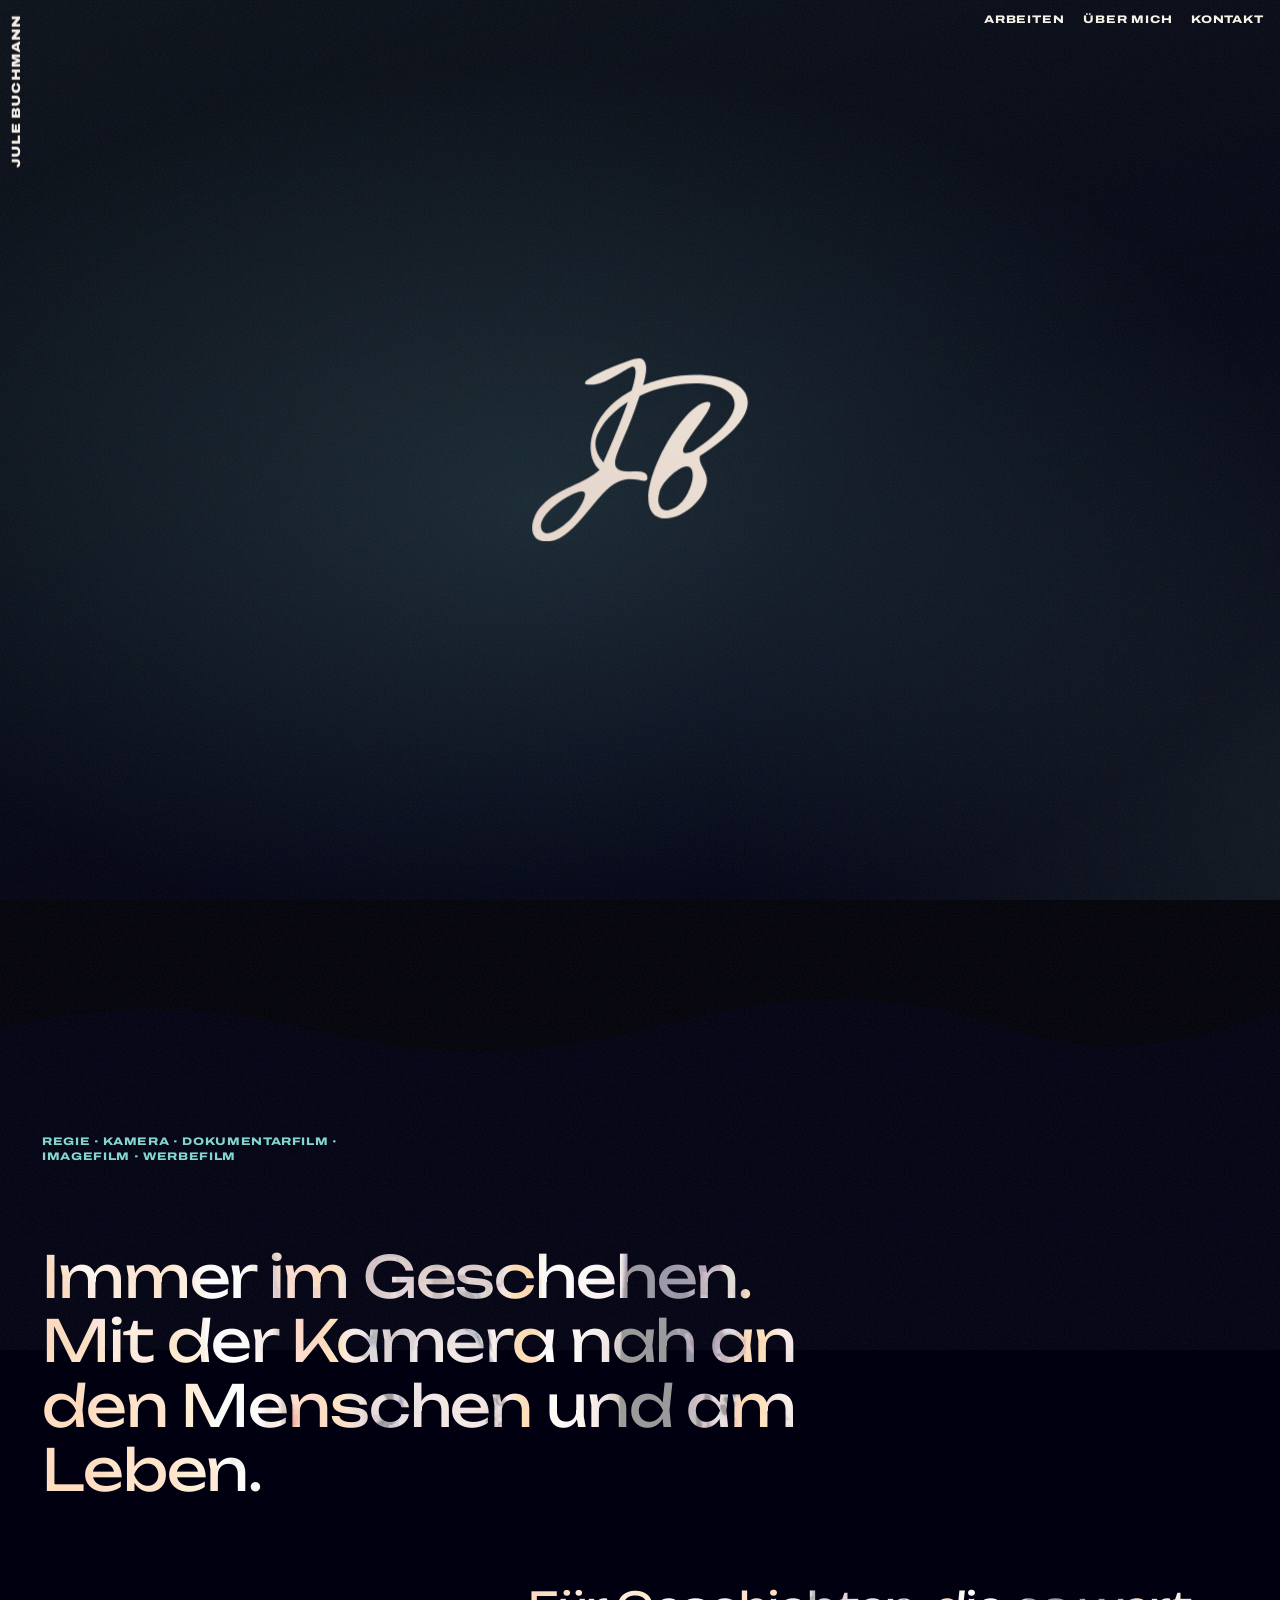
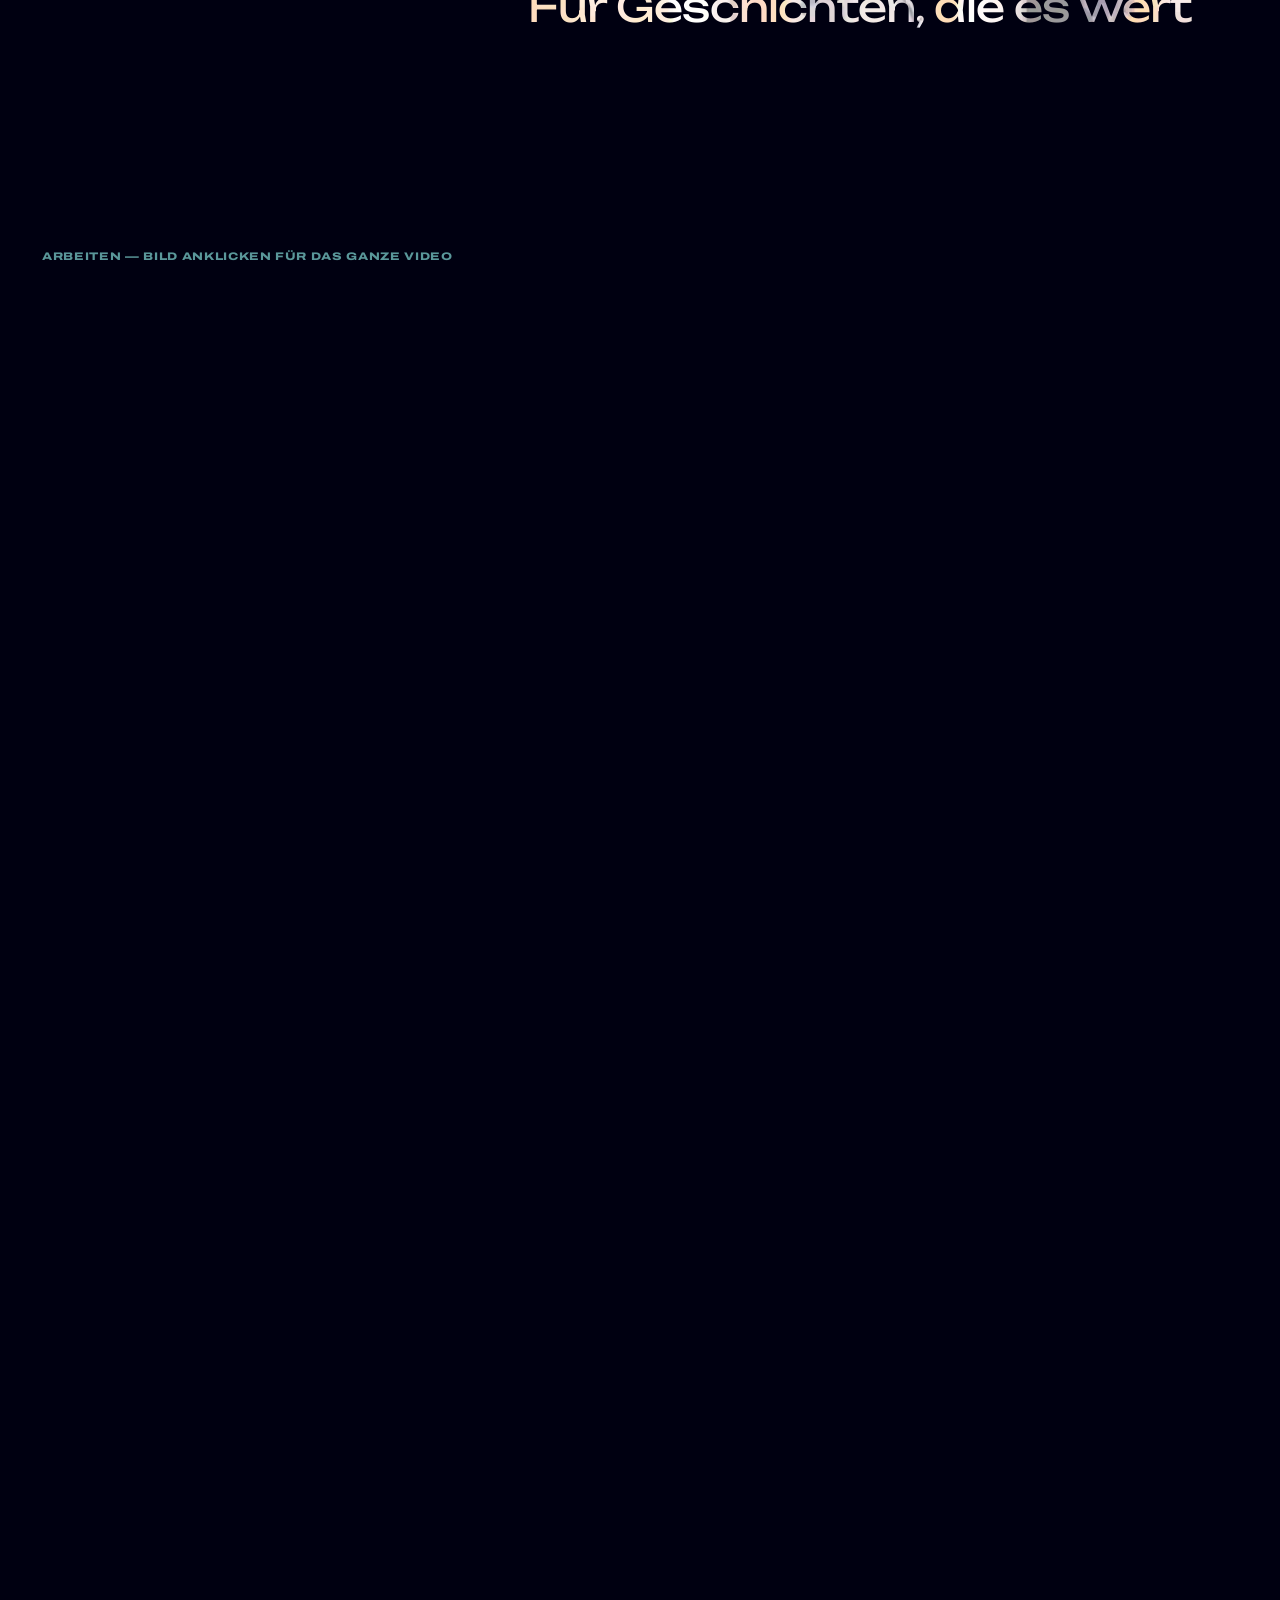
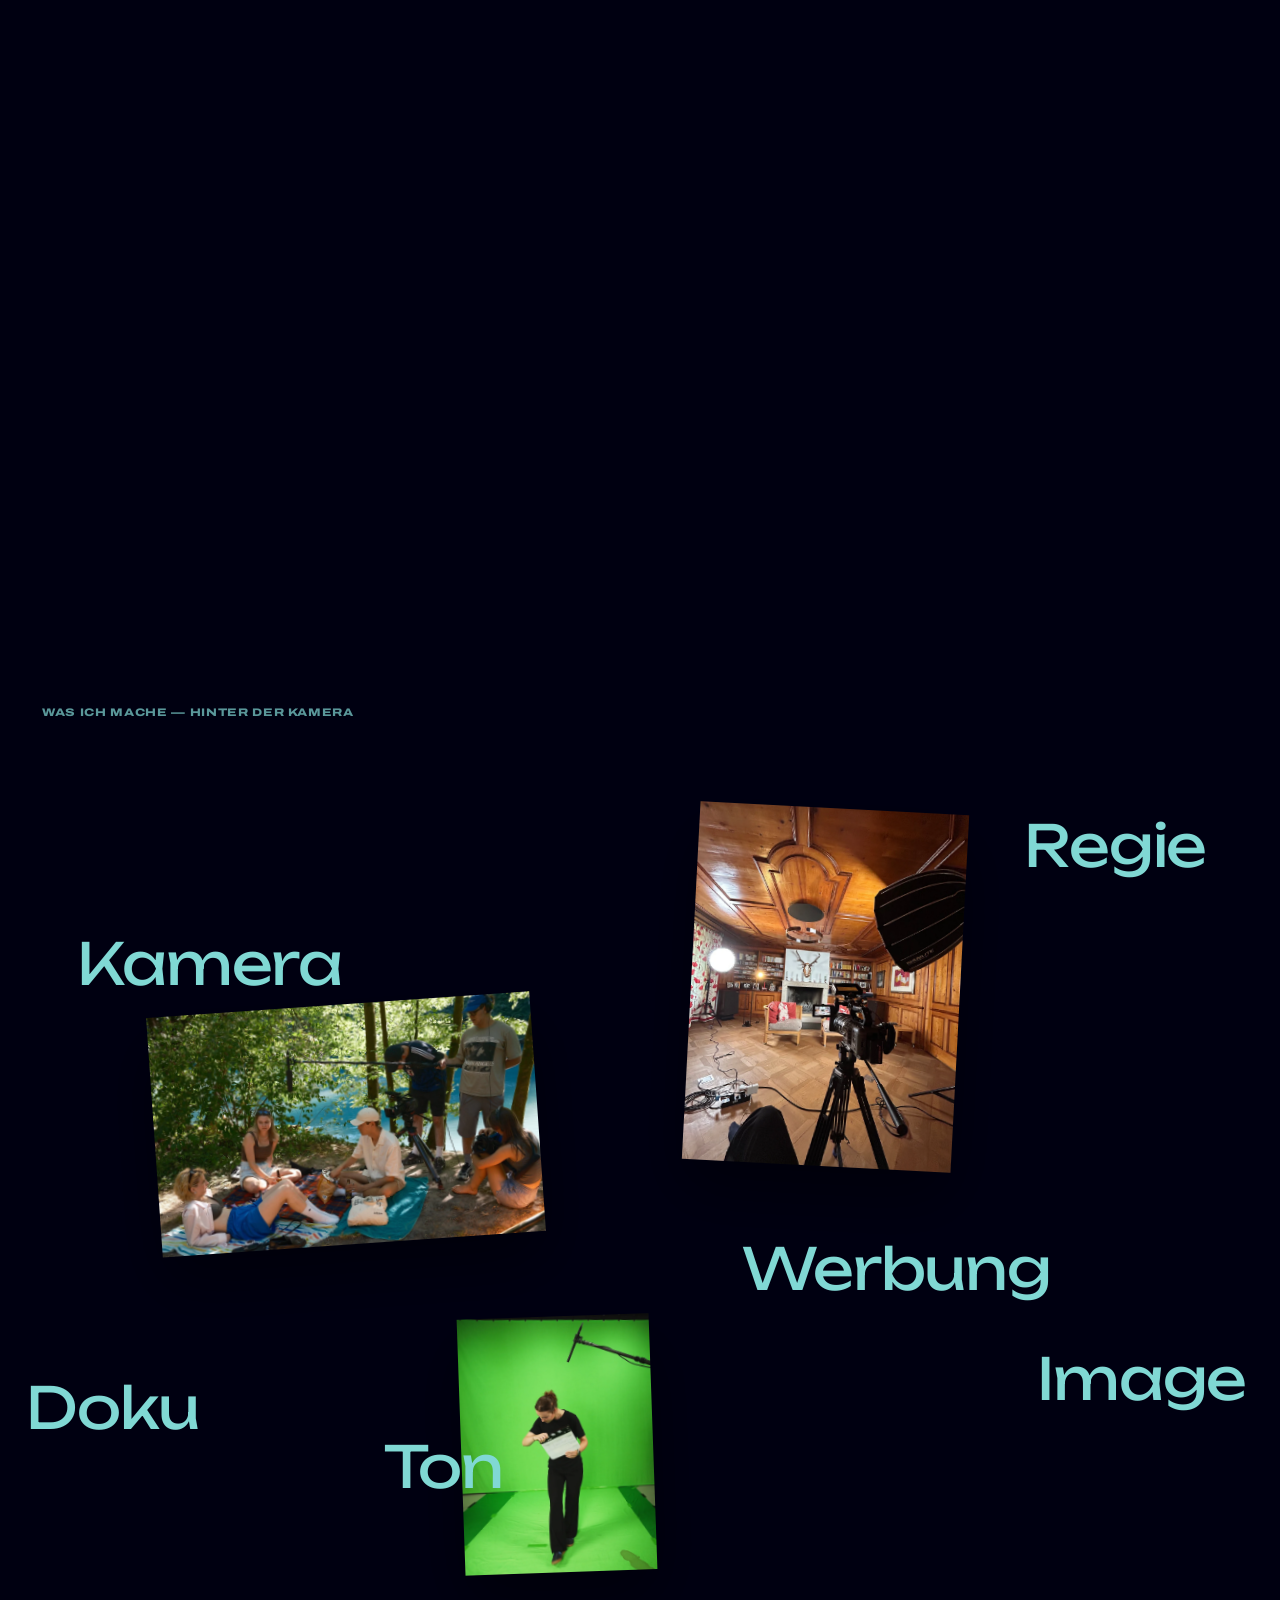
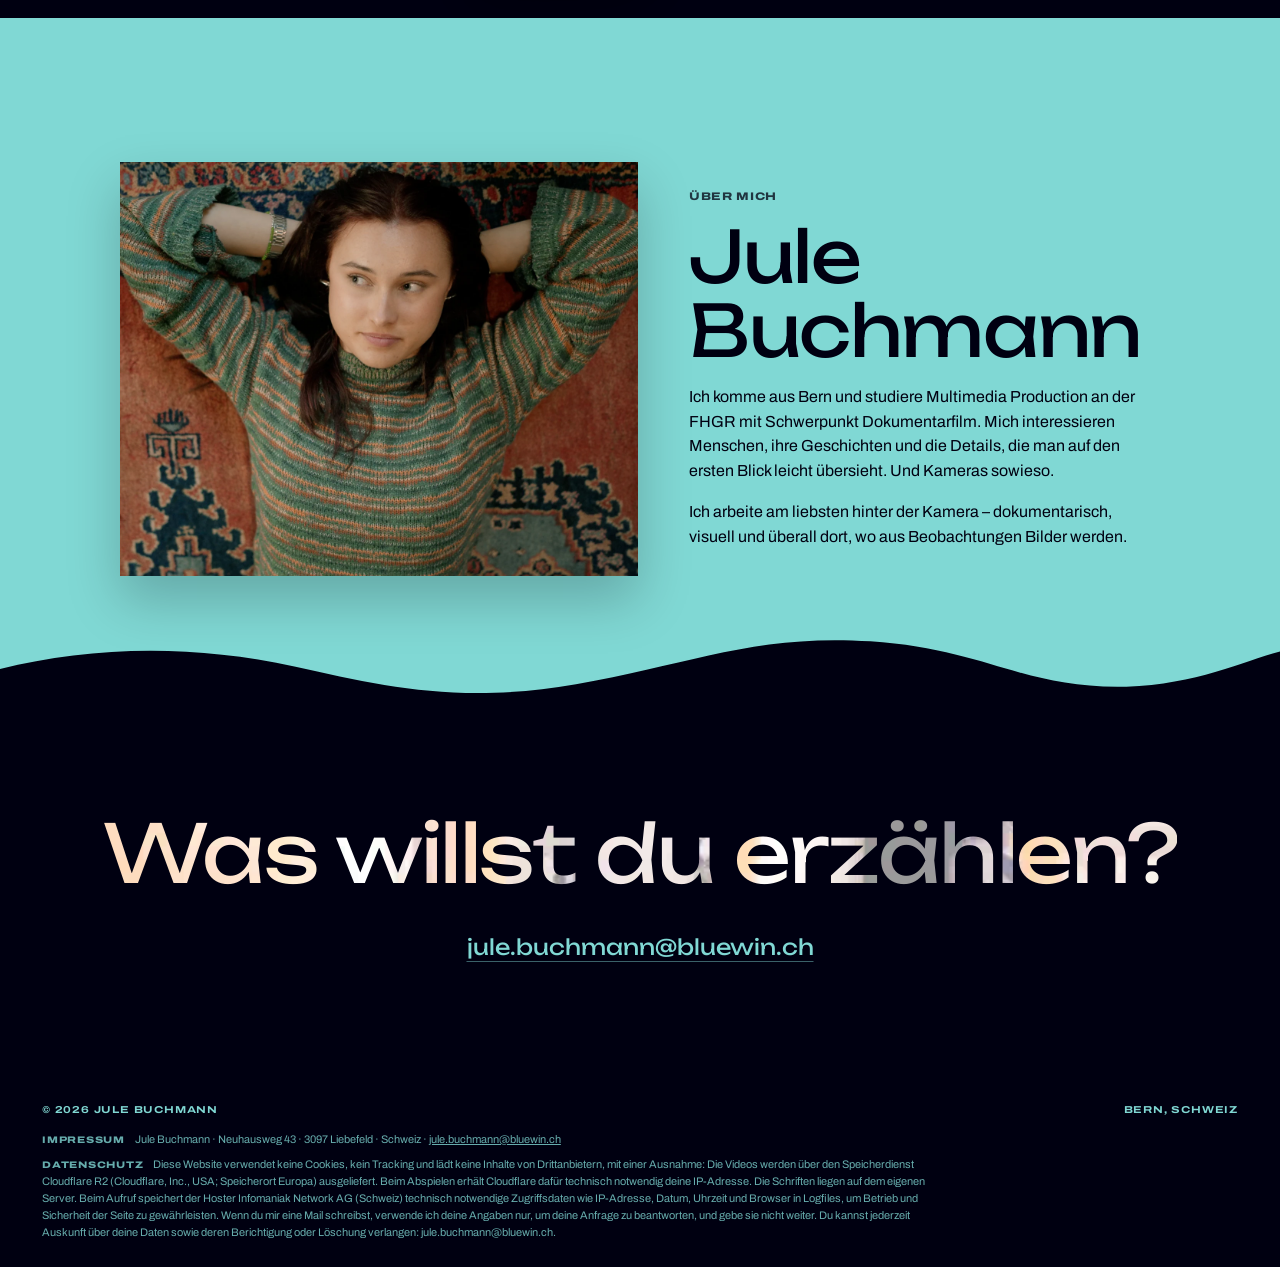
<file: index.html>
<!DOCTYPE html>
<html lang="de-CH">
<head>
<meta charset="utf-8">
<meta name="viewport" content="width=device-width, initial-scale=1, viewport-fit=cover">
<title>Jule Buchmann</title>
<meta name="description" content="Jule Buchmann – Filmemacherin aus Bern. Zwischen Dokumentarfilm, Werbung und allem dazwischen.">
<meta name="robots" content="index, follow, max-image-preview:large">
<meta name="author" content="Jule Buchmann">
<link rel="canonical" href="https://julebuchmann.ch/">
<link rel="icon" href="favicon.ico" sizes="48x48">
<link rel="icon" href="favicon-32.png" sizes="32x32" type="image/png">
<link rel="icon" href="favicon.svg" type="image/svg+xml">
<link rel="apple-touch-icon" href="apple-touch-icon.png">
<meta property="og:type" content="website">
<meta property="og:url" content="https://julebuchmann.ch/">
<meta property="og:title" content="Jule Buchmann">
<meta property="og:description" content="Jule Buchmann – Filmemacherin aus Bern. Zwischen Dokumentarfilm, Werbung und allem dazwischen.">
<meta property="og:image" content="https://julebuchmann.ch/img/og-image.jpg">
<meta property="og:image:width" content="1200">
<meta property="og:image:height" content="630">
<meta name="twitter:card" content="summary_large_image">
<meta name="theme-color" content="#000011">
<meta property="og:locale" content="de_CH">
<meta property="og:site_name" content="Jule Buchmann">
<script type="application/ld+json">
{
 "@context": "https://schema.org",
 "@graph": [
  {
   "@type": "Person",
   "@id": "https://julebuchmann.ch/#jule",
   "name": "Jule Buchmann",
   "jobTitle": "Filmemacherin – Regie und Kamera",
   "description": "Filmemacherin aus Bern. Zwischen Dokumentarfilm, Werbung und allem dazwischen.",
   "url": "https://julebuchmann.ch/",
   "image": "https://julebuchmann.ch/img/jule-portrait.webp",
   "email": "mailto:jule.buchmann@bluewin.ch",
   "address": {
    "@type": "PostalAddress",
    "addressLocality": "Bern",
    "addressCountry": "CH"
   },
   "affiliation": {
    "@type": "CollegeOrUniversity",
    "name": "Fachhochschule Graubünden (FHGR)"
   },
   "knowsAbout": [
    "Dokumentarfilm",
    "Imagefilm",
    "Werbefilm",
    "Kamera",
    "Regie",
    "Schnitt",
    "Color Grading"
   ]
  },
  {
   "@type": "WebSite",
   "@id": "https://julebuchmann.ch/#website",
   "url": "https://julebuchmann.ch/",
   "name": "Jule Buchmann",
   "inLanguage": "de-CH",
   "publisher": {
    "@id": "https://julebuchmann.ch/#jule"
   }
  },
  {
   "@type": "VideoObject",
   "name": "Fjälla – Dokumentarfilm",
   "description": "Ein Dokumentarfilm über Freundschaft und das Leben für die Musik. Rolle: Regie, Kamera, Schnitt.",
   "thumbnailUrl": "https://julebuchmann.ch/img/fjaella-still.webp",
   "contentUrl": "https://pub-ef171a0094e444728aa668ad2a0d800e.r2.dev/fjaella.mp4",
   "uploadDate": "2026-10-22",
   "inLanguage": "de",
   "creator": {
    "@id": "https://julebuchmann.ch/#jule"
   }
  },
  {
   "@type": "VideoObject",
   "name": "Jonny Breaux – Livesession",
   "description": "One-Shot-Livesession mit drei Songs von Jonny Breaux, ohne Schnitt am Stück gedreht. Rolle: Kamera.",
   "thumbnailUrl": "https://julebuchmann.ch/img/jonny-breaux-still.webp",
   "contentUrl": "https://pub-ef171a0094e444728aa668ad2a0d800e.r2.dev/jonny-breaux.mp4",
   "uploadDate": "2026-10-22",
   "inLanguage": "de",
   "creator": {
    "@id": "https://julebuchmann.ch/#jule"
   }
  },
  {
   "@type": "VideoObject",
   "name": "Brennpunkt Welschdörfli – Reportage",
   "description": "Reportage über das legendäre Churer Welschdörfli. Rolle: Regie, Schnitt.",
   "thumbnailUrl": "https://julebuchmann.ch/img/welschdoerfli-still.webp",
   "contentUrl": "https://pub-ef171a0094e444728aa668ad2a0d800e.r2.dev/welschdoerfli.mp4",
   "uploadDate": "2026-10-22",
   "inLanguage": "de",
   "creator": {
    "@id": "https://julebuchmann.ch/#jule"
   }
  },
  {
   "@type": "VideoObject",
   "name": "We Should Get Married – Musikvideo",
   "description": "Musikvideo für Jonny Breaux zum Song „We Should Get Married“. Rolle: Kamera, Color Grading.",
   "thumbnailUrl": "https://julebuchmann.ch/img/photobooth-still.webp",
   "contentUrl": "https://pub-ef171a0094e444728aa668ad2a0d800e.r2.dev/photobooth.mp4",
   "uploadDate": "2026-10-22",
   "inLanguage": "de",
   "creator": {
    "@id": "https://julebuchmann.ch/#jule"
   }
  },
  {
   "@type": "VideoObject",
   "name": "Necessaire – Forschungsprojekt",
   "description": "Ein Video zu einem Necessaire für das Rätische Museum in Chur. Rolle: Schnitt, Color Grading.",
   "thumbnailUrl": "https://julebuchmann.ch/img/necessaire-still.webp",
   "contentUrl": "https://pub-ef171a0094e444728aa668ad2a0d800e.r2.dev/necessaire.mp4",
   "uploadDate": "2026-10-22",
   "inLanguage": "de",
   "creator": {
    "@id": "https://julebuchmann.ch/#jule"
   }
  },
  {
   "@type": "VideoObject",
   "name": "Queer durch Berlin – Dokumentarfilm",
   "description": "Ein Dokumentarfilm über queeres Leben in Berlin. Rolle: Regie.",
   "thumbnailUrl": "https://julebuchmann.ch/img/queer-berlin-still.webp",
   "contentUrl": "https://pub-ef171a0094e444728aa668ad2a0d800e.r2.dev/queer-berlin.mp4",
   "uploadDate": "2026-10-22",
   "inLanguage": "de",
   "creator": {
    "@id": "https://julebuchmann.ch/#jule"
   }
  },
  {
   "@type": "VideoObject",
   "name": "Oakley – Werbespot (Spec)",
   "description": "Spec-Werbespot für Oakley, entstanden als Studienprojekt an der FHGR. Rolle: Regie, Kamera, Schnitt.",
   "thumbnailUrl": "https://julebuchmann.ch/img/oakley-still.webp",
   "contentUrl": "https://pub-ef171a0094e444728aa668ad2a0d800e.r2.dev/oakley.mp4",
   "uploadDate": "2026-10-22",
   "inLanguage": "de",
   "creator": {
    "@id": "https://julebuchmann.ch/#jule"
   }
  },
  {
   "@type": "VideoObject",
   "name": "Segelschule Thunersee – Lehrvideo-Reihe",
   "description": "Videoreihe für die Segelschule Thunersee: Infovideos, wie man Motorboot fährt. Hier: rückwärts anlegen. Rolle: Alles selbst, inkl. Drohne.",
   "thumbnailUrl": "https://julebuchmann.ch/img/segelschule-still.webp",
   "contentUrl": "https://pub-ef171a0094e444728aa668ad2a0d800e.r2.dev/rueckwaerts-anlegen.mp4",
   "uploadDate": "2026-10-22",
   "inLanguage": "de",
   "creator": {
    "@id": "https://julebuchmann.ch/#jule"
   }
  },
  {
   "@type": "VideoObject",
   "name": "BERN131 – Imagefilm",
   "description": "Für Losinger Marazzi. Ein Blick auf den Bau von BERN131. Rolle: Kamera.",
   "thumbnailUrl": "https://julebuchmann.ch/img/bern131-still.webp",
   "contentUrl": "https://pub-ef171a0094e444728aa668ad2a0d800e.r2.dev/bern131.mp4",
   "uploadDate": "2026-10-22",
   "inLanguage": "de",
   "creator": {
    "@id": "https://julebuchmann.ch/#jule"
   }
  },
  {
   "@type": "VideoObject",
   "name": "Hochwasser – Infovideo",
   "description": "Video für ein Forschungsprojekt der Universität Bern über Hochwassergefahr. Rolle: Alles selbst.",
   "thumbnailUrl": "https://julebuchmann.ch/img/hochwasser-still.webp",
   "contentUrl": "https://pub-ef171a0094e444728aa668ad2a0d800e.r2.dev/hochwasser.mp4",
   "uploadDate": "2026-10-22",
   "inLanguage": "de",
   "creator": {
    "@id": "https://julebuchmann.ch/#jule"
   }
  },
  {
   "@type": "VideoObject",
   "name": "Patschifig – 3D-Intro (fiktiv)",
   "description": "Fiktives Intro für ein Format bei RTR. Komplett selbst in Blender gebaut, beleuchtet, animiert und gerendert. Rolle: Alles selbst, in Blender.",
   "thumbnailUrl": "https://julebuchmann.ch/img/patschifig-still.webp",
   "contentUrl": "https://pub-ef171a0094e444728aa668ad2a0d800e.r2.dev/patschifig.mp4",
   "uploadDate": "2026-10-22",
   "inLanguage": "de",
   "creator": {
    "@id": "https://julebuchmann.ch/#jule"
   }
  },
  {
   "@type": "VideoObject",
   "name": "Cheer me on – Porträt",
   "description": "Porträt von Shakira, Cheerleaderin bei den Calanda Broncos. Rolle: Kamera.",
   "thumbnailUrl": "https://julebuchmann.ch/img/cheer-me-on-still.webp",
   "contentUrl": "https://pub-ef171a0094e444728aa668ad2a0d800e.r2.dev/cheer-me-on.mp4",
   "uploadDate": "2026-10-22",
   "inLanguage": "de",
   "creator": {
    "@id": "https://julebuchmann.ch/#jule"
   }
  },
  {
   "@type": "VideoObject",
   "name": "Leben mit dem Wind – Reportage",
   "description": "Kurz-Doku mit Interviews der Segler:innen Ikke Huber und Maja Siegenthaler. Rolle: Alles selbst.",
   "thumbnailUrl": "https://julebuchmann.ch/img/leben-mit-dem-wind-still.webp",
   "contentUrl": "https://pub-ef171a0094e444728aa668ad2a0d800e.r2.dev/leben-mit-dem-wind.mp4",
   "uploadDate": "2026-10-22",
   "inLanguage": "de",
   "creator": {
    "@id": "https://julebuchmann.ch/#jule"
   }
  },
  {
   "@type": "VideoObject",
   "name": "Nacht der Forschung – Eventfilm",
   "description": "Nacht der Forschung 2025 an der Universität Bern: Das Mobiliar Lab für Naturrisiken zeigt mit einem Lego-Modell, wie Hochwasser entsteht. Rolle: Alles selbst.",
   "thumbnailUrl": "https://julebuchmann.ch/img/nachtderforschung-still.webp",
   "contentUrl": "https://pub-ef171a0094e444728aa668ad2a0d800e.r2.dev/nachtderforschung.mp4",
   "uploadDate": "2026-10-22",
   "inLanguage": "de",
   "creator": {
    "@id": "https://julebuchmann.ch/#jule"
   }
  }
 ]
}
</script>
<link rel="stylesheet" href="style.css?v=1028">
</head>
<body>

<!-- ============ FIXE UI (Logo links, Links rechts) ============ -->
<a class="corner-logo" id="cornerLogo" href="#top" aria-label="Nach oben" tabindex="-1"><svg viewBox="0 0 94.5 80.31" width="47" height="40" aria-hidden="true"><path d="M6.84,80.3c-10.08.4-7.4-11.31-2.26-16.05,6.68-7.39,18.55-9.07,25.42-15.79C45.25,13.9,46.62,4.96,44.59,3.79c-.72-.42-1.63.21-5.93,2.68-6.16,3.54-8.05,4.4-10.45,4.79-1.48.24-4.75.57-5.05-.31-.5-1.5,7.96-5.6,13.77-7.86,6.62-2.58,10-3.95,11.67-2.49,3.17,2.77.32,10.95-3.57,21.81-5.45,15.21-10.72,22.55-7.89,25.73,2.82,3.17,11.51-.4,13.12,3.08.26.56.41,1.47-.01,2.01-1.02,1.3-4.34-.89-8.96-.21,0,0-1.47.22-3.64,1.12-9.3,3.85-19,25.69-30.8,26.17ZM5.1,76.26c2.73,1.79,8.89-2.65,12.24-6.32,3.38-3.7,6.96-9.97,5.49-11.36-2.5-2.38-20.27,8.82-18.95,15.64.05.24.27,1.42,1.22,2.04Z"/><path d="M58.27,70.16c-1.26-.02-3.32-.33-4.95-1.84-9.28-8.6,10.54-45.54,22.24-49.03.53-.16,1.82-.53,2.35.06,2.34,2.57-13.9,19.18-11.55,21.86.42.48,1.51.61,4.23-.51C124.04,4.69,43.77.31,28.57,33.41c-4.54,11.07,11.21,17.29,6.89,18.25-9.28-1.59-11.83-11.57-8.4-20.17,15.71-38.8,108.12-28.05,46.48,11.27-.89,3.46,2.91,6.47,3.01,10.05.81,7.21-9.65,17.47-18.28,17.35ZM59.8,66.49c8.11-1.21,13.13-16.38,9.23-18.84-3.44-2.14-12.76,7.05-13.25,11.15-1.4,4.37.16,8.37,4.02,7.69Z"/></svg></a>
<a class="side-logo" href="#top" aria-label="Nach oben">Jule Buchmann</a>
<nav class="top-nav" aria-label="Hauptnavigation">
  <a href="#arbeiten">Arbeiten</a>
  <a href="#ueber-mich">Über mich</a>
  <a href="#kontakt">Kontakt</a>
</nav>
<canvas class="iris" id="iris" aria-hidden="true"></canvas>
<div class="grain" aria-hidden="true"></div>

<main id="top">
  <h1 class="sr-only">Jule Buchmann – Filmemacherin aus Bern: Dokumentarfilm, Imagefilm und Werbefilm, Regie und Kamera</h1>

  <!-- Showreel: stumm im Loop über den ganzen Bildschirm (Handy lädt die kleinere Version) -->
  <section class="intro" data-scene="Showreel" aria-label="Showreel">
    <div class="intro__stage" id="introStage">
      <div class="showreel" id="showreel">
        <div class="showreel__ph" aria-hidden="true"></div>
        <video class="showreel__video" id="reelVideo" muted loop playsinline autoplay preload="metadata"><source src="https://pub-ef171a0094e444728aa668ad2a0d800e.r2.dev/showreel-mobil.mp4" type="video/mp4" media="(max-width: 900px)"><source src="https://pub-ef171a0094e444728aa668ad2a0d800e.r2.dev/showreel-stumm.mp4" type="video/mp4"></video>
      </div>
      <svg class="showreel__logo" role="img" aria-label="Jule Buchmann Logo" width="95" height="80" viewBox="0 0 94.5 80.31" xmlns="http://www.w3.org/2000/svg">
<path d="M6.84,80.3c-10.08.4-7.4-11.31-2.26-16.05,6.68-7.39,18.55-9.07,25.42-15.79C45.25,13.9,46.62,4.96,44.59,3.79c-.72-.42-1.63.21-5.93,2.68-6.16,3.54-8.05,4.4-10.45,4.79-1.48.24-4.75.57-5.05-.31-.5-1.5,7.96-5.6,13.77-7.86,6.62-2.58,10-3.95,11.67-2.49,3.17,2.77.32,10.95-3.57,21.81-5.45,15.21-10.72,22.55-7.89,25.73,2.82,3.17,11.51-.4,13.12,3.08.26.56.41,1.47-.01,2.01-1.02,1.3-4.34-.89-8.96-.21,0,0-1.47.22-3.64,1.12-9.3,3.85-19,25.69-30.8,26.17ZM5.1,76.26c2.73,1.79,8.89-2.65,12.24-6.32,3.38-3.7,6.96-9.97,5.49-11.36-2.5-2.38-20.27,8.82-18.95,15.64.05.24.27,1.42,1.22,2.04Z"/>
<path d="M58.27,70.16c-1.26-.02-3.32-.33-4.95-1.84-9.28-8.6,10.54-45.54,22.24-49.03.53-.16,1.82-.53,2.35.06,2.34,2.57-13.9,19.18-11.55,21.86.42.48,1.51.61,4.23-.51C124.04,4.69,43.77.31,28.57,33.41c-4.54,11.07,11.21,17.29,6.89,18.25-9.28-1.59-11.83-11.57-8.4-20.17,15.71-38.8,108.12-28.05,46.48,11.27-.89,3.46,2.91,6.47,3.01,10.05.81,7.21-9.65,17.47-18.28,17.35ZM59.8,66.49c8.11-1.21,13.13-16.38,9.23-18.84-3.44-2.14-12.76,7.05-13.25,11.15-1.4,4.37.16,8.37,4.02,7.69Z"/>
</svg>
    </div>
  </section>

  <!-- ============ ÜBER MICH (reisst von unten ins Bild) ============ -->
  <section class="about band band--blood" id="vorstellung" data-scene="Vorstellung">
    <svg class="tear" viewBox="0 0 1000 100" preserveAspectRatio="none" aria-hidden="true"><path d="M0,100 L0,58 C70,40 150,38 230,56 C300,72 360,86 450,70 C540,54 590,30 680,36 C770,42 800,74 880,72 C935,70 970,52 1000,44 L1000,100 Z"/></svg>
    <div class="band__inner about__inner">
      <p class="label">Regie&nbsp;· Kamera&nbsp;· Dokumentarfilm&nbsp;· Imagefilm&nbsp;· Werbefilm</p>
      <div class="knock"><p class="big-serif reveal">Immer im Geschehen.<br>Mit der Kamera nah an den Menschen und am Leben.</p></div>
      <div class="about__row">
        <div class="knock"><p class="big-serif big-serif--sm reveal">Für Geschichten, die es wert sind, erzählt zu werden.</p></div>
      </div>
    </div>
  </section>


  <!-- ============ ARBEITEN: verstreute Bilder, die beim Scrollen
       unterschiedlich schnell nach oben treiben. Klick = Video. ============ -->
  <section class="work band band--blood" id="arbeiten" data-scene="Arbeiten" aria-label="Arbeiten">
    <div class="work__stage" id="workStage">
      <p class="work__hint label">Arbeiten — Bild anklicken für das ganze Video</p>
      <div class="work__field" id="workField"><!-- wird von script.js gefüllt --></div>
    </div>
  </section>

  <!-- ============ LAUFSCHRIFT + STILL-COLLAGE ============ -->
  <section class="reel band band--blood" id="was-ich-mache" data-scene="Was ich mache" aria-labelledby="servicesTitle">
    <header class="reel__head band__inner">
      <h2 class="label reel__label" id="servicesTitle">Was ich mache — Hinter der Kamera</h2>
    </header>
    <div class="reel__collage">
      <span class="scatter scatter--k" data-par="-0.18" aria-hidden="true">Kamera</span>
      <span class="scatter scatter--r" data-par="0.14" aria-hidden="true">Regie</span>
      <span class="scatter scatter--d" data-par="-0.08" aria-hidden="true">Doku</span>
      <span class="scatter scatter--w" data-par="0.2" aria-hidden="true">Werbung</span>
      <span class="scatter scatter--i" data-par="-0.25" aria-hidden="true">Image</span>
      <span class="scatter scatter--t" data-par="0.1" aria-hidden="true">Ton</span>
      <div class="reel__card reel__card--a fx fx--rain" data-par="-0.12" role="button" tabindex="0" aria-label="Regen am Fluss starten"><img src="img/making-picknick.webp" alt="Making-of: Dreh am Fluss mit Kamera und Tonangel" width="1600" height="1000"><canvas class="fx__rain" aria-hidden="true"></canvas></div>
      <div class="reel__card reel__card--b fx fx--lamp" data-par="0.10" role="button" tabindex="0" aria-label="Licht im Wohnzimmer an- und ausschalten"><img src="img/making-holzstube.webp" alt="Making-of: Interview-Setup mit Licht in einer Holzstube" width="900" height="1200"><img class="fx__off" src="img/making-holzstube-aus.webp" alt="" aria-hidden="true" width="900" height="1200"></div>
      <img class="reel__card reel__card--c" id="greenCard" data-par="-0.22" src="img/making-greenscreen.webp" alt="Making-of: Greenscreen-Dreh mit Filmklappe und Tonangel" width="900" height="1200">
    </div>
  </section>

  <!-- ============ ÜBER MICH (heller Teil, harte Kante zum Dunkel) ============ -->
  <section class="shards band" id="shards" data-scene="Über mich" aria-labelledby="aboutTitle">
    <svg class="tear tear--shards" viewBox="0 0 1000 100" preserveAspectRatio="none" aria-hidden="true"><path d="M0,100 L0,58 C70,40 150,38 230,56 C300,72 360,86 450,70 C540,54 590,30 680,36 C770,42 800,74 880,72 C935,70 970,52 1000,44 L1000,100 Z"/></svg>
    <div class="shards__stage">
      <span class="anchor" id="ueber-mich"></span>
      <div class="aboutme" id="aboutme">
        <figure class="aboutme__photo" id="focusFrame">
          <img src="img/jule-portrait.webp" alt="Porträt von Jule Buchmann im Strickpullover auf einem Teppich" width="1350" height="1080" id="focusImg">
          <span class="vf" id="viewfinder" aria-hidden="true">
            <i class="vf__c vf__c--tl"></i><i class="vf__c vf__c--tr"></i><i class="vf__c vf__c--bl"></i><i class="vf__c vf__c--br"></i>
            <i class="vf__af" id="vfAf"></i>
          </span>
        </figure>
        <div class="aboutme__text" id="aboutText">
          <p class="label">Über mich</p>
          <h2 class="aboutme__name" id="aboutTitle">Jule Buchmann</h2>
          <p>Ich komme aus Bern und studiere Multimedia Production an der FHGR mit Schwerpunkt Dokumentarfilm. Mich interessieren Menschen, ihre Geschichten und die Details, die man auf den ersten Blick leicht übersieht. Und Kameras sowieso.</p>
          <p>Ich arbeite am liebsten hinter der Kamera – dokumentarisch, visuell und überall dort, wo aus Beobachtungen Bilder werden.</p>
        </div>
      </div>
    </div>
  </section>

  <!-- ============ KONTAKT ============ -->
  <section class="contact band band--blood" id="kontakt" data-scene="Kontakt" aria-label="Kontakt">
    <div class="marquee marquee--warp marquee--knock" data-speed="0.5" data-start="scroll" aria-hidden="true">
      <div class="marquee__track"><span>Was willst du erzählen?</span></div>
    </div>
    <div class="band__inner contact__inner">
      <div class="mailbox">
        <button class="contact__mail" type="button" id="mailBtn" aria-haspopup="true" aria-expanded="false" aria-controls="mailMenu">jule.buchmann@bluewin.ch</button>
        <div class="mailmenu" id="mailMenu" hidden>
          <button class="mailmenu__item" type="button" id="mailCopy">Adresse kopieren</button>
          <a class="mailmenu__item" href="mailto:jule.buchmann@bluewin.ch">Mail schreiben</a>
        </div>
      </div>
    </div>
  </section>

  <!-- ============ FOOTER ============ -->
  <footer class="footer" data-scene="Abspann">
    <div class="footer__bar">
      <span>© 2026 Jule Buchmann</span>
      <span>Bern, Schweiz</span>
    </div>
    <div class="footer__legal">
      <p><strong>Impressum</strong> Jule Buchmann · Neuhausweg 43 · 3097 Liebefeld · Schweiz · <a href="mailto:jule.buchmann@bluewin.ch">jule.buchmann@bluewin.ch</a></p>
      <p><strong>Datenschutz</strong> Diese Website verwendet keine Cookies, kein Tracking und lädt keine Inhalte von Drittanbietern, mit einer Ausnahme: Die Videos werden über den Speicherdienst Cloudflare R2 (Cloudflare, Inc., USA; Speicherort Europa) ausgeliefert. Beim Abspielen erhält Cloudflare dafür technisch notwendig deine IP-Adresse. Die Schriften liegen auf dem eigenen Server. Beim Aufruf speichert der Hoster Infomaniak Network AG (Schweiz) technisch notwendige Zugriffsdaten wie IP-Adresse, Datum, Uhrzeit und Browser in Logfiles, um Betrieb und Sicherheit der Seite zu gewährleisten. Wenn du mir eine Mail schreibst, verwende ich deine Angaben nur, um deine Anfrage zu beantworten, und gebe sie nicht weiter. Du kannst jederzeit Auskunft über deine Daten sowie deren Berichtigung oder Löschung verlangen: jule.buchmann@bluewin.ch.</p>
    </div>
  </footer>
</main>

<!-- ============ VIDEO-PLAYER ============ -->
<dialog class="player" id="player" aria-labelledby="plTitle">
  <div class="player__frame">
    <div class="player__top">
      <p class="player__meta" id="plMeta"></p>
      <button class="player__close" type="button" id="plClose" aria-label="Schliessen">Schliessen <svg class="ico" viewBox="0 0 16 16" width="11" height="11" aria-hidden="true" focusable="false"><path d="M3 3 13 13M13 3 3 13"/></svg></button>
    </div>
    <div class="player__stage">
      <video class="player__video" id="plVideo" controls playsinline preload="none"></video>
      <div class="player__loading" id="plLoading" hidden></div>
      <div class="player__msg" id="plMsg" hidden>
        <div class="player__msgbox">
          <p class="player__msglabel">In Arbeit</p>
          <p class="player__msgtitle">Hier kommt bald etwas.</p>
          <p class="player__msgtext">Dieses Projekt ist gerade noch in Arbeit. Schau bald wieder vorbei.</p>
        </div>
      </div>
    </div>
    <div class="player__bottom">
      <div class="player__text">
        <h3 id="plTitle">Projekt</h3>
        <p id="plDesc"></p>
      </div>
      <div class="player__navs">
        <button class="player__nav" type="button" id="plFull" aria-label="Video im Vollbild">Vollbild <svg class="ico" viewBox="0 0 16 16" width="11" height="11" aria-hidden="true" focusable="false"><path d="M2 6V2h4M10 2h4v4M14 10v4h-4M6 14H2v-4"/></svg></button>
        <button class="player__nav" type="button" id="plPrev" aria-label="Vorheriges Projekt"><svg class="ico" viewBox="0 0 16 16" width="11" height="11" aria-hidden="true" focusable="false"><path d="M14 8H2M7 3 2 8l5 5"/></svg> Zurück</button>
        <span class="player__count" id="plCount"></span>
        <button class="player__nav" type="button" id="plNext" aria-label="Nächstes Projekt">Weiter <svg class="ico" viewBox="0 0 16 16" width="11" height="11" aria-hidden="true" focusable="false"><path d="M2 8h12M9 3l5 5-5 5"/></svg></button>
      </div>
    </div>
  </div>
</dialog>

<script src="script.js?v=1028"></script>
</body>
</html>
</file>
<file: style.css>
/* Schriften direkt eingebettet (keine Verbindung zu Google, klappt auch beim lokalen Öffnen) */
@font-face { font-family: "Archivo"; font-style: normal; font-weight: 100 900; font-stretch: 62% 125%; font-display: swap; src: url([data-uri]) format("woff2"); }
@font-face { font-family: "Unbounded"; font-style: normal; font-weight: 200 900; font-display: swap; src: url([data-uri]) format("woff2"); }

/* Layout: one long cinematic scroll. Sticky "stages" hold 3D scenes,
   colored bands with torn edges move over them. Benthic Black as the main band. */
:root {
  /* Palette: Benthic Black + Big Fish */
  --ink:   #000008;   /* fast schwarz, Navy-Stich */
  --blood: #000011;   /* Benthic Black, Hauptfläche */
  --ember: #b3ebe8;   /* helles Türkis, Akzent (Hover) */
  --bone:  #80d8d4;   /* Türkis: Text und helle Bereiche */
  --ash:   #5a8f8c;   /* gedämpfter Text */
  --deco:  #121a24;   /* grosse Hintergrundschrift auf der Hauptfläche */
  --paper: #e7e9df;   /* heller Grund nach dem Light Leak (Über mich) */
  /* färbt die Platzhalterbilder passend ein. Bei eigenen Fotos auf
     "saturate(1)" setzen, wenn sie unverändert erscheinen sollen. */
  --img-filter: grayscale(1) sepia(.35) hue-rotate(45deg) saturate(.7) brightness(.85);
  --font-display: "Unbounded", "Archivo", "Helvetica Neue", Arial, sans-serif;
  --font-poster: var(--font-display);
  --font-sans: "Archivo", "Helvetica Neue", Arial, sans-serif;
  --gutter-l: max(16px, env(safe-area-inset-left, 0px));
  --gutter-r: max(16px, env(safe-area-inset-right, 0px));
  color-scheme: dark;
}

*, *::before, *::after { box-sizing: border-box; }
html { scroll-behavior: smooth; overflow-x: clip; }
html, body { background: var(--ink); color: var(--bone); }
body {
  margin: 0;
  font-family: var(--font-sans);
  font-size: 15px;
  line-height: 1.5;
  overflow-x: clip;
  -webkit-font-smoothing: antialiased;
}
img { max-width: 100%; display: block; }
a { color: inherit; }
:focus-visible { outline: 2px solid var(--ember); outline-offset: 3px; }

/* ---------- Typo-Bausteine ---------- */
.label {
  font-family: var(--font-sans);
  font-stretch: 125%;
  font-weight: 800;
  font-size: 11px;
  line-height: 1.35;
  letter-spacing: 0.06em;
  text-transform: uppercase;
  max-width: 34ch;
  margin: 0;
}
.big-serif {
  font-family: var(--font-display);
  text-transform: none;
  font-size: clamp(25px, 4.5vw, 74px);
  font-weight: 400;
  line-height: 1.12;
  letter-spacing: -0.02em;
  margin: 0;
  max-width: 16ch;
  text-wrap: balance;
}
.big-serif--sm { font-size: clamp(20px, 3.2vw, 52px); max-width: 19ch; }
.big-serif .w { transition: opacity .25s linear; }

.pill {
  display: inline-flex; align-items: center; gap: .5em;
  font: 800 11px/1 var(--font-sans); font-stretch: 125%;
  letter-spacing: .08em; text-transform: uppercase; text-decoration: none;
  padding: 9px 14px; border: 0; border-radius: 0; cursor: pointer;
  background: var(--ink); color: var(--bone);
  transition: background .2s, color .2s, transform .2s;
}
.pill:hover { background: var(--ember); }
.pill--ink { background: var(--ink); color: var(--bone); }
.band--blood .pill { background: var(--bone); color: var(--ink); }
.band--blood .pill:hover { background: var(--ember); color: var(--ink); }
.pill--line { background: transparent; color: var(--ink); box-shadow: inset 0 0 0 1.5px var(--ink); }
.pill--line:hover { background: var(--ink); color: var(--bone); }

/* ---------- Fixe UI ---------- */
.side-logo {
  position: fixed; z-index: 50;
  left: calc(10px + env(safe-area-inset-left, 0px)); top: calc(14px + env(safe-area-inset-top, 0px));
  writing-mode: vertical-rl; transform: rotate(180deg);
  font: 900 12px/1 var(--font-sans); font-stretch: 125%; letter-spacing: .1em;
  text-transform: uppercase; text-decoration: none;
  color: var(--bone); text-shadow: 0 1px 12px rgba(0,0,8,.5); transition: color .3s;
}
/* Menü: einfacher Text oben rechts. Fährt beim Runterscrollen weg,
   kommt beim Hochscrollen wieder. */
.top-nav {
  position: fixed; z-index: 50; display: flex; gap: 18px;
  right: calc(16px + env(safe-area-inset-right, 0px)); top: calc(14px + env(safe-area-inset-top, 0px));
  transition: transform .45s cubic-bezier(.2,.7,.2,1);
}
.top-nav a {
  font: 800 11px/1 var(--font-sans); font-stretch: 125%; letter-spacing: .08em;
  text-transform: uppercase; text-decoration: none; color: var(--bone);
  text-shadow: 0 1px 12px rgba(0,0,8,.5); transition: color .3s;
}
.top-nav a:hover, .top-nav a:focus-visible { text-decoration: underline; text-underline-offset: 4px; }
.nav-hidden .top-nav { transform: translateY(calc(-100% - 30px - env(safe-area-inset-top, 0px))); }
/* Auf hellem Grund (Kontakt) werden Logo und Links dunkel */
.on-light .side-logo, .on-light .top-nav a { color: var(--ink); text-shadow: none; }
/* Kleines Logo unten rechts, sobald das grosse im Showreel weg ist */
.corner-logo {
  position: fixed; z-index: 50; right: calc(clamp(24px, 3.2vw, 56px) + env(safe-area-inset-right, 0px)); bottom: calc(clamp(24px, 4vh, 52px) + env(safe-area-inset-bottom, 0px));
  display: block; width: clamp(40px, 3.6vw, 54px); mix-blend-mode: difference;
  opacity: 0; transform: translateY(10px) scale(.85); pointer-events: none;
  transition: opacity .45s ease, transform .45s cubic-bezier(.2,.7,.2,1);
}
.corner-logo svg { display: block; width: 100%; height: auto; fill: #fff; }
.corner-logo.is-on { opacity: 1; transform: none; pointer-events: auto; }
.corner-logo.is-on:hover { transform: scale(1.08); }
@media (prefers-reduced-motion: reduce) { .corner-logo { transition: opacity .2s; transform: none; } }
/* Name und Menü wie das Logo: kehren die Farben darunter um */
.side-logo, .top-nav { mix-blend-mode: difference; }
.side-logo, .top-nav a, .on-light .side-logo, .on-light .top-nav a { color: #fff; text-shadow: none; }

/* Kamerablende (Übergang zu "Über mich"), liegt über dem Inhalt, unter Logo/Menü */
.iris { position: fixed; inset: 0; width: 100%; height: 100%; z-index: 45; pointer-events: none; display: none; }

/* Filmkorn über allem */
.grain {
  position: fixed; inset: -50%; z-index: 60; pointer-events: none; opacity: .09;
  background-image: url("data:image/svg+xml,%3Csvg xmlns='http://www.w3.org/2000/svg' width='160' height='160'%3E%3Cfilter id='n'%3E%3CfeTurbulence type='fractalNoise' baseFrequency='.9' numOctaves='3' stitchTiles='stitch'/%3E%3C/filter%3E%3Crect width='100%25' height='100%25' filter='url(%23n)'/%3E%3C/svg%3E");
  animation: grain 0.9s steps(4) infinite; will-change: transform;
}
@keyframes grain {
  0% { transform: translate(0, 0); } 25% { transform: translate(-3%, 2%); }
  50% { transform: translate(2%, -3%); } 75% { transform: translate(-2%, -1%); } 100% { transform: translate(0, 0); }
}

/* ---------- Bänder ---------- */
.band { position: relative; z-index: 2; }
.band--blood { background: var(--blood); color: var(--bone); }
.band--bone { background: var(--bone); color: var(--ink); }
.band__inner {
  padding-left: calc(var(--gutter-l) + 26px);
  padding-right: var(--gutter-r);
  max-width: 1500px;
}

/* ---------- INTRO ---------- */
.intro { height: 260vh; position: relative; z-index: 1; }
.intro__stage {
  position: sticky; top: 0; height: 100vh; height: 100svh;
  overflow: hidden; background: var(--ink);
}
.intro { height: 220vh; }
.showreel__play[hidden] { display: none; }
.showreel { position: absolute; inset: 0; will-change: transform; cursor: pointer; }
.showreel__ph {
  position: absolute; inset: 0;
  background:
    radial-gradient(60% 50% at 30% 40%, rgba(128,216,212,.16), transparent 70%),
    radial-gradient(50% 60% at 75% 65%, rgba(18,26,36,.9), transparent 70%),
    linear-gradient(160deg, #0a1018, var(--blood) 60%);
  background-size: 140% 140%; animation: drift 18s ease-in-out infinite alternate;
}
@keyframes drift { from { background-position: 0% 0%; } to { background-position: 100% 100%; } }
.showreel__video { position: absolute; inset: 0; width: 100%; height: 100%; object-fit: cover; opacity: 0; transition: opacity 1.2s; }
.showreel.is-ready .showreel__video { opacity: 1; }
.showreel__img { position: absolute; inset: 0; width: 100%; height: 100%; object-fit: cover; opacity: 0; transition: opacity 1.2s; }
.showreel.is-fallback .showreel__img { opacity: 1; }
.showreel.is-fallback .showreel__ph { display: none; }
.showreel__logo {   /* Logo mittig über dem Showreel: kehrt alle Farben darunter um */
  position: absolute; left: 50%; top: 50%; translate: -50% -50%; z-index: 2; pointer-events: none;
  width: clamp(130px, 17vw, 270px); height: auto;
  fill: #fff; mix-blend-mode: difference;
}
.showreel__video::-webkit-media-controls-start-playback-button { display: none !important; -webkit-appearance: none; }
.showreel__video::-webkit-media-controls { display: none !important; }
.showreel.is-ready .showreel__ph { display: none; }
.showreel__play { margin-top: 26px; }
.intro__logo {
  position: absolute; left: 0; right: 0; top: 50%; translate: 0 -50%; text-align: center; z-index: 2;
  will-change: transform, opacity;
}
.intro__logo h1 {
  margin: 0;
  font: 900 clamp(30px, 6.2vw, 92px)/.9 var(--font-sans); font-stretch: 125%;
  letter-spacing: -.01em; text-transform: uppercase; color: var(--bone);
  text-shadow: 0 2px 40px rgba(0, 0, 8, .5);
}
.intro__logo p {
  margin: 10px 0 0;
  font: 700 11px/1 var(--font-sans); font-stretch: 125%; letter-spacing: .32em;
  text-transform: uppercase; color: var(--bone); opacity: .85;
}
.letterbox { position: absolute; left: 0; right: 0; height: 11vh; background: var(--ink); z-index: 3; transform-origin: top; }
.letterbox--top { top: 0; }
.letterbox--bottom { bottom: 0; transform-origin: bottom; }
.intro__cue {
  position: absolute; z-index: 4; left: 50%; bottom: 3.6vh; transform: translateX(-50%);
  font: 700 10px/1 var(--font-sans); font-stretch: 125%; letter-spacing: .3em; text-transform: uppercase;
  color: var(--ash);
}
.intro__cue::after {
  content: ""; display: block; width: 1px; height: 28px; margin: 10px auto 0;
  background: var(--ash); animation: cue 1.8s ease-in-out infinite; transform-origin: top;
}
@keyframes cue { 0% { transform: scaleY(0); } 50% { transform: scaleY(1); } 100% { transform: scaleY(1); opacity: 0; } }

/* ---------- ÜBER MICH ---------- */
.about { margin-top: -100vh; padding-block: 6vh 18vh; }
.tear {
  position: absolute; left: 0; width: 100%; height: 14vh; top: calc(-14vh + 1px);
  fill: var(--blood); display: block;
}
.about__inner { display: grid; gap: clamp(40px, 9vh, 110px); }
.about__row { display: flex; align-items: center; gap: clamp(12px, 3vw, 40px); padding-left: clamp(0px, 38vw, 680px); }
.about__figure { width: clamp(90px, 13vw, 200px); height: auto; flex: none; filter: var(--img-filter) drop-shadow(0 10px 30px rgba(0,0,0,.4)); }
.about__row .big-serif { min-width: 0; }
/* Grosse Sätze: Schrift zeigt das Showreel, invertiert (Knockout per Blend-Modes).
   Video etwas kleiner als die schwarze Fläche, damit keine Haarlinien am Rand durchblitzen. */
/* Grosse Sätze: Schrift zeigt das invertierte Showreel. Animiertes WebP als Hintergrund, nur in die
   Buchstaben geschnitten (background-clip: text) - funktioniert überall, auch auf dem iPhone. */
.knock { position: relative; width: fit-content; max-width: 100%; min-width: 0; }
.knock .big-serif, .marquee--knock .marquee__track span {
  background: #d9dde6 url("img/schrift-loop.webp") center / cover no-repeat;
  -webkit-background-clip: text; background-clip: text; color: transparent; -webkit-text-fill-color: transparent;
}

/* ---------- LAUFSCHRIFT + COLLAGE ---------- */
.reel { min-height: 100vh; overflow: hidden; padding-block: 10vh 12vh; display: grid; align-content: center; }
.marquee { white-space: nowrap; overflow: visible; pointer-events: none; }
.marquee[data-start="scroll"] .marquee__track span { padding: 0; }
.marquee__track { display: inline-flex; will-change: transform; }
.marquee__track span {
  font-family: var(--font-poster); text-transform: none; font-weight: 400;
  font-size: clamp(80px, 17vw, 280px); line-height: 1.05; letter-spacing: -.02em;
}
.marquee--tilt { position: relative; transform: rotate(-3deg); color: var(--ash); margin-bottom: 2vh; z-index: 3; }   /* über der Collage, nichts verdeckt die Schrift */
.reel__collage { position: relative; height: 70vh; z-index: 2; }
.reel__card {
  position: absolute; width: clamp(160px, 30vw, 460px); height: auto; aspect-ratio: 16 / 10; object-fit: cover;
  box-shadow: 0 30px 60px rgba(0, 0, 0, .45); will-change: transform;
}
.reel__card--a { left: 12%; top: 6%; transform: rotate(-4deg); }
.reel__card--b { left: 54%; top: 0; width: clamp(130px, 21vw, 320px); aspect-ratio: 3 / 4; transform: rotate(3deg); }
.reel__card--c { left: 36%; top: 44%; width: clamp(110px, 15vw, 230px); aspect-ratio: 3 / 4; transform: rotate(-2deg); }
/* Verstreute Wörter rund um die Making-of-Bilder (gleiche Schrift wie die grossen Sätze) */
.scatter {
  position: absolute; z-index: 3; pointer-events: none; white-space: nowrap;
  font-family: var(--font-display); font-weight: 400; letter-spacing: -.02em; line-height: 1;
  font-size: clamp(28px, 4.5vw, 74px); color: var(--bone); will-change: transform;
}
.scatter--k { left: 6%;  top: -12%; }
.scatter--r { left: 80%; top: 6%; }
.scatter--d { left: 2%;  top: 70%; }
.scatter--w { left: 58%; top: 80%; }
.scatter--i { left: 81%; top: 46%; }
.scatter--t { left: 30%; top: 100%; }
.reel__cta { position: relative; z-index: 3; display: grid; gap: 12px; justify-items: start; }

/* ---------- STATEMENT ---------- */
.statement { padding-block: 6vh 16vh; }

/* ---------- ARBEITEN (Bilderfeld wie bei Caora) ---------- */
.work { height: 300vh; }
.work__stage { position: sticky; top: 0; height: 100vh; height: 100svh; overflow: hidden; isolation: isolate; }
.work__hint {
  /* gleiche Linie wie das Menü oben rechts (top 14px, Zeilenhöhe 1) */
  position: absolute; z-index: 3; top: calc(14px + env(safe-area-inset-top, 0px));
  left: calc(var(--gutter-l) + 26px); color: var(--bone); opacity: .7; max-width: none; line-height: 1;
}
/* wenn es oben eng wird: Hinweis unter das Menü, damit sich nichts überschneidet */
@media (max-width: 1150px) {
  .work__hint { top: calc(44px + env(safe-area-inset-top, 0px)); max-width: 42ch; line-height: 1.35; }
  .work__field { top: calc(84px + env(safe-area-inset-top, 0px)) !important; }
}
/* Freier Streifen oben (Logo, Menü, Hinweis) und links (vertikales Logo):
   die Bilder laufen nur darunter und verschwinden davor jeweils als Ganzes. */
.work__field {
  position: absolute; overflow: hidden; contain: layout paint; transform: translateZ(0);   /* eigene, stabile Ebene (Safari) */
  top: calc(56px + env(safe-area-inset-top, 0px)); bottom: 0;
  left: calc(var(--gutter-l) + 26px); right: var(--gutter-r);
}
.tile {
  position: absolute; top: 0; margin: 0; padding: 0; border: 0; background: none; cursor: pointer;
  color: var(--bone); text-align: left; will-change: transform; backface-visibility: hidden; -webkit-backface-visibility: hidden;
  transition: scale .35s cubic-bezier(.2,.7,.2,1);
  box-shadow: 0 14px 30px rgba(0,0,0,.35);
}
.tile img {
  width: 100%; height: auto; object-fit: cover; display: block; transform: translateZ(0);   /* Thumbnails = deine Videos: nicht eingefärbt */
}
/* dezentes Abdunkeln statt Aufhellen beim Hover, ohne das Bild neu zu berechnen */
.tile::before {
  content: ""; position: absolute; inset: 0; z-index: 1; pointer-events: none;
  background: rgba(0,0,8,.18); opacity: 0; transition: opacity .25s;
}
.tile::after {
  content: ""; position: absolute; left: 50%; top: 50%; width: 42px; height: 42px; margin: -21px 0 0 -21px;
  background: var(--bone) url("data:image/svg+xml,%3Csvg xmlns='http://www.w3.org/2000/svg' viewBox='0 0 42 42'%3E%3Cpath d='M17 14v14l11-7z' fill='%23000008'/%3E%3C/svg%3E") center / 100% no-repeat;
  border-radius: 50%;
  opacity: 0; transition: opacity .2s; z-index: 2;
}
/* Titel liegt im Bild (unten, mit Verlauf) und bricht um: kann nie über andere Bilder laufen */
.tile { overflow: hidden; }
.tile__cap {
  position: absolute; left: 0; right: 0; bottom: 0;
  padding: 28px 10px 9px; white-space: normal; overflow-wrap: anywhere;
  background: linear-gradient(to bottom, rgba(0,0,8,0), rgba(0,0,8,.85));
  color: var(--bone);
  font: 800 10px/1.25 var(--font-sans); font-stretch: 125%; letter-spacing: .06em; text-transform: uppercase;
  opacity: 0; transition: opacity .2s; pointer-events: none; z-index: 2;
}
.tile.is-hover, .tile:focus-visible { scale: 1.03; }
/* kein Abdunkeln beim Hover mehr (hat in Safari geflackert) */
.tile.is-hover::after, .tile:focus-visible::after { opacity: 1; }
.tile.is-hover .tile__cap, .tile:focus-visible .tile__cap { opacity: 1; }

/* ---------- ÜBER MICH: heller Teil, fixe Kante zum dunklen Teil ---------- */
.shards { position: relative; z-index: 3; margin-top: -80vh; transform: translateZ(0); color: var(--blood); background: var(--bone); padding: 16vh 0; }   /* schiebt sich über das Ende der Bildwolke, kein leerer Raum */
.shards .aboutme__text, .shards .aboutme__name { color: var(--blood); }
.shards .aboutme__text .label { color: var(--blood); opacity: .75; }
.shards .aboutme__text p:not(.label) { color: var(--blood); }
.shards .aboutme__photo img { box-shadow: 0 24px 50px rgba(0,0,8,.22); }
.anchor { position: absolute; top: -16vh; }
.shards__stage { position: relative; }
.aboutme {
  position: relative; margin: 0 auto;
  width: min(1040px, calc(100% - 2 * (var(--gutter-l) + 26px)));
    display: grid; grid-template-columns: minmax(0, 1.1fr) minmax(0, 1fr); gap: clamp(20px, 4vw, 56px); align-items: center;
  will-change: transform, opacity;
}
.aboutme__photo { margin: 0; display: grid; gap: 8px; position: relative; }
.aboutme__photo img { will-change: filter, transform; }
/* Kamerasucher: vier Ecken + Fokusfeld in der Mitte */
.vf { position: absolute; inset: -14px; pointer-events: none; will-change: opacity; }
.vf__c { position: absolute; width: 26px; height: 26px; border: 0 solid var(--bone); transition: border-color .3s; }
.vf__c--tl { left: 0; top: 0; border-left-width: 2px; border-top-width: 2px; }
.vf__c--tr { right: 0; top: 0; border-right-width: 2px; border-top-width: 2px; }
.vf__c--bl { left: 0; bottom: 0; border-left-width: 2px; border-bottom-width: 2px; }
.vf__c--br { right: 0; bottom: 0; border-right-width: 2px; border-bottom-width: 2px; }
.vf__af {
  position: absolute; left: 50%; top: 42%; width: 64px; height: 44px; margin: -22px 0 0 -32px;
  border: 1.5px solid var(--bone);
}
.vf__af::before, .vf__af::after { content: ""; position: absolute; background: var(--bone); }
.vf__af::before { left: 50%; top: 50%; width: 10px; height: 1.5px; margin: -.75px 0 0 -5px; }
.vf__af::after { left: 50%; top: 50%; width: 1.5px; height: 10px; margin: -5px 0 0 -.75px; }
.vf.is-sharp .vf__c, .vf.is-sharp .vf__af { border-color: var(--ember); }
.aboutme__photo img { object-position: 50% 40%; width: 100%; height: auto; aspect-ratio: 5 / 4; max-height: 66vh; object-fit: cover; box-shadow: 0 30px 60px rgba(0,0,0,.45); }
.aboutme__photo figcaption { font: 700 10px/1 var(--font-sans); font-stretch: 125%; letter-spacing: .08em; text-transform: uppercase; color: var(--ash); }
.aboutme__text { display: grid; gap: 16px; min-width: 0; }
.aboutme__text p:not(.label) { margin: 0; max-width: 52ch; font-size: clamp(15px, 1.25vw, 18px); line-height: 1.55; }
.aboutme__name { margin: 0; font-family: var(--font-poster); font-weight: 400; text-transform: none; font-size: clamp(38px, 5.6vw, 96px); line-height: 1.04; letter-spacing: -.02em; }
.aboutme__facts { margin: 6px 0 0; display: grid; grid-template-columns: auto minmax(0, 1fr); gap: 8px 22px; border-top: 1px solid rgba(236,220,209,.25); padding-top: 14px; }
.aboutme__facts dt { font: 800 10px/1.7 var(--font-sans); font-stretch: 125%; letter-spacing: .08em; text-transform: uppercase; color: var(--ash); }
.aboutme__facts dd { margin: 0; font-size: 14px; }

/* ---------- KONTAKT ---------- */
.contact { padding-block: 10vh 14vh; overflow: hidden; }
.marquee--warp { transform: none; color: var(--bone); margin-bottom: 4vh; }
.contact__inner { display: grid; gap: 18px; justify-items: center; text-align: center; max-width: none; padding-inline: calc(var(--gutter-l) + 26px); }
.contact__mail {
  margin: 0; font-family: var(--font-display); font-weight: 400; font-size: clamp(15px, 1.7vw, 24px); line-height: 1.1; white-space: nowrap;
  min-width: 0; max-width: 100%;
  user-select: all;
}
.contact__actions { display: flex; flex-wrap: wrap; gap: 10px; justify-content: center; }
.contact__actions .pill { font-size: 9px; padding: 6px 10px; }
.contact__status { min-height: 1.4em; margin: 0; font-size: 13px; color: var(--ember); }

/* ---------- FOOTER ---------- */
.footer { position: relative; z-index: 2; background: var(--blood); }
.footer__bar {
  position: relative; display: flex; flex-wrap: wrap; gap: 12px 24px; justify-content: space-between; align-items: center;
  padding-left: calc(var(--gutter-l) + 26px); padding-right: calc(var(--gutter-r) + 30px);
  padding-block: 16px calc(16px + env(safe-area-inset-bottom, 0px));
  font: 700 10px/1 var(--font-sans); font-stretch: 125%; letter-spacing: .08em; text-transform: uppercase;
  color: var(--bone); background: var(--blood);
}
.footer__bar nav { display: flex; gap: 18px; }
.footer__legal {
  padding: 0 calc(var(--gutter-l) + 26px) calc(26px + env(safe-area-inset-bottom, 0px));
  display: grid; gap: 8px; max-width: 980px;
  font: 400 11px/1.55 var(--font-sans); color: var(--bone); opacity: .8;
}
.footer__legal p { margin: 0; }
.footer__legal strong { font-weight: 800; font-stretch: 125%; letter-spacing: .08em; text-transform: uppercase; font-size: 9.5px; color: var(--bone); margin-right: 8px; }
.footer__legal a { color: inherit; }
.footer__bar a { text-decoration: none; color: var(--bone); }
.footer__bar a:hover { color: var(--ember); }

/* ---------- VIDEO-PLAYER ---------- */
/* ---------- Player ----------
   Alles hängt am Videorahmen: Titel, Text und Knöpfe stehen bündig mit
   der linken/rechten Kante des Videos, mit ruhigen, gleichen Abständen. */
.player {
  width: 100vw; height: 100vh; height: 100dvh; max-width: none; max-height: none; margin: 0; padding: 0; border: 0;
  background: var(--blood); color: var(--bone);
}
.player[open] { display: grid; place-items: center; overflow: hidden; }
.player::backdrop { background: var(--blood); }
.player__frame {
  --ph: 100vh;
  --pw: min(calc(100vw - 2 * clamp(16px, 4vw, 64px)), calc((var(--ph) - 260px) * 16 / 9), 1500px);
  width: var(--pw); display: grid; grid-template-columns: minmax(0, 1fr); gap: clamp(14px, 2.2vh, 22px);
  padding-block: calc(12px + env(safe-area-inset-top, 0px)) calc(12px + env(safe-area-inset-bottom, 0px));
}
.player__top { display: flex; align-items: center; justify-content: space-between; gap: 16px; height: 32px; }   /* feste Höhen: nichts springt beim Wechseln */
.player__meta { margin: 0; min-width: 0; font: 800 10px/1.3 var(--font-sans); font-stretch: 125%; letter-spacing: .1em; text-transform: uppercase; opacity: .75; white-space: nowrap; overflow: hidden; text-overflow: ellipsis; }
.player__stage { position: relative; width: 100%; aspect-ratio: 16 / 9; background: #000; box-shadow: 0 30px 80px rgba(0,0,0,.45); }
.player__video:focus { outline: none; }
.player__video { position: absolute; inset: 0; width: 100%; height: 100%; background: #000; object-fit: contain; display: block; }
.player__loading {
  position: absolute; left: 50%; top: 50%; width: 38px; height: 38px; margin: -19px 0 0 -19px; border-radius: 50%;
  border: 2px solid rgba(128,216,212,.25); border-top-color: var(--bone);
  animation: spin .8s linear infinite; pointer-events: none;
}
@keyframes spin { to { transform: rotate(360deg); } }
.player__bottom { display: flex; align-items: flex-start; justify-content: space-between; gap: 24px; height: 130px; overflow: hidden; }
.player__text { min-width: 0; display: grid; gap: 6px; }
.player__text h3 { margin: 0; font-family: var(--font-poster); font-weight: 400; text-transform: none; letter-spacing: -.02em; font-size: clamp(22px, 2.8vw, 44px); line-height: 1; white-space: nowrap; overflow: hidden; text-overflow: ellipsis; }
.player__text p { margin: 0; max-width: 60ch; font-size: 14px; line-height: 1.5; opacity: .8; display: -webkit-box; -webkit-line-clamp: 3; -webkit-box-orient: vertical; overflow: hidden; }
.player__navs { display: flex; align-items: center; gap: 18px; flex: none; padding-top: 14px; }
.player__count { font: 700 10px/1 var(--font-sans); font-stretch: 125%; letter-spacing: .1em; opacity: .6; font-variant-numeric: tabular-nums; }
.player__close, .player__nav {
  font: 800 10px/1 var(--font-sans); font-stretch: 125%; letter-spacing: .1em; text-transform: uppercase;
  padding: 8px 0; background: none; color: var(--bone); border: 0; cursor: pointer;
  border-bottom: 1px solid transparent; transition: border-color .2s, opacity .2s; white-space: nowrap;
}
.player__close span { margin-left: 6px; font-size: 11px; }
.player__close { flex: none; }
.player__close:hover, .player__nav:hover { border-bottom-color: var(--bone); }
.player__close:focus, .player__nav:focus { outline: none; }
.player__close:focus-visible, .player__nav:focus-visible { outline: 1px dotted var(--bone); outline-offset: 4px; }
@media (max-width: 700px) {
  .player__frame { --pw: calc(100vw - 32px); }
  .player__frame { --pw: calc(100vw - 32px); }
  .player__bottom { flex-direction: column-reverse; justify-content: flex-end; align-items: stretch; gap: 14px; height: 190px; }
  .player__navs { padding-top: 0; }
  .player__text h3 { white-space: normal; }
  .player__navs { justify-content: space-between; }
}
/* iPhone: sichtbare Höhe ohne Safari-Leisten */
@supports (height: 100dvh) { .player__frame { --ph: 100dvh; } }
.player__msg[hidden] { display: none; }
.player__msg { position: absolute; inset: 0; display: grid; place-items: center; text-align: center; padding: 20px; font: 800 10px/1.5 var(--font-sans); font-stretch: 125%; letter-spacing: .1em; text-transform: uppercase; color: var(--bone); opacity: .7; }
/* Handy quer / sehr niedrige Fenster: Video so gross wie möglich, darunter eine Zeile mit Titel und Knöpfen */
@media (max-height: 560px) and (orientation: landscape) {
  .player__frame { --pw: min(calc(100vw - 48px), calc((var(--ph) - 96px) * 16 / 9)); gap: 8px; padding-block: 6px; }
  .player__top { height: 24px; }
  .player__bottom { flex-direction: row; justify-content: space-between; height: 40px; align-items: center; gap: 16px; }
  .player__text { display: block; flex: 1; min-width: 0; }
  .player__text h3 { font-size: 22px; white-space: nowrap; }
  .player__text p { display: none; }
  .player__navs { padding-top: 0; justify-content: flex-end; }
}

/* ---------- Mobile ---------- */
@media (max-width: 700px) {
  .about__row { padding-left: 22vw; }
  .top-nav { gap: 12px; }
  .aboutme { grid-template-columns: minmax(0, 1fr); gap: 18px; }
  .aboutme__photo img { aspect-ratio: 5 / 4; max-height: 52vh; }
  .shards { padding-block: 12vh; }
  .aboutme__photo figcaption { display: none; }
  .aboutme__text { gap: 10px; }
  .aboutme__text p:not(.label) { font-size: 14px; }
  .aboutme__name { font-size: 38px; }
  .aboutme__facts dd { font-size: 13px; }
  .work__hint { top: calc(40px + env(safe-area-inset-top, 0px)); max-width: 30ch; line-height: 1.35; }
  .work__field { top: calc(84px + env(safe-area-inset-top, 0px)); }
  .big-serif { hyphens: auto; font-size: 30px; }
  .big-serif--sm { font-size: 26px; }
  .footer__bar { padding-block: 16px calc(40px + env(safe-area-inset-bottom, 0px)); }
  .reel__card--a { left: 3%; top: 4%; width: 60vw; } .reel__card--b { left: 60%; top: 14%; width: 36vw; } .reel__card--c { left: 18%; top: 40%; width: 32vw; }
  .footer__bar { justify-content: flex-start; }
}

@media (prefers-reduced-motion: reduce) {
  html { scroll-behavior: auto; }
  .grain, .intro__cue::after { animation: none; }
  .intro { height: auto; }
  .shards { margin-top: 0; }
  .intro__stage, .work__stage { position: relative; }
  .showreel__ph { animation: none; }
  .about { margin-top: 0; }
  .letterbox { display: none; }
}

/* ---------- Easter Eggs ---------- */
/* 2) Greenscreen-Foto anklicken: Grün wird weggekeyt */
#greenCard { cursor: pointer; pointer-events: auto; transition: opacity .25s; }
#greenCard.is-swapping { opacity: .2; }
/* Handy: Platz unter dem Impressum, damit das Eck-Logo keinen Text verdeckt */
@media (max-width: 700px) { .footer { padding-bottom: 76px; } }
@media (max-width: 700px) {
  .scatter { font-size: 28px; }
  .scatter--k { left: 12%; top: -12%; }
  .scatter--i { left: 62%; top: -6%; }
  .scatter--r { left: 63%; top: 60%; }
  .scatter--t { left: 70%; top: 74%; }
  .scatter--d { left: 8%;  top: 82%; }
  .scatter--w { left: 34%; top: 94%; }
}

/* Welle, wo nach dem hellen "Über mich" das Dunkelblau anfängt (wie nach dem Showreel).
   Sitzt unten im "Über mich"-Band selbst, damit Safari sie nicht überdeckt. */
.tear--shards { top: auto; bottom: -1px; fill: var(--blood); z-index: 5; pointer-events: none; }

/* Footer: Name links und "Bern, Schweiz" rechts mit genau gleichem Abstand zum Rand */
.footer__bar { padding-right: calc(var(--gutter-r) + 26px); }
/* Pfeile und Kreuz als kleine Zeichnungen statt Schriftzeichen: so bleibt es bei genau 2 Schriften */
.ico { display: inline-block; vertical-align: -1px; fill: none; stroke: currentColor; stroke-width: 1.8; stroke-linecap: round; stroke-linejoin: round; }

/* ---------- Reihenfolge neu: Arbeiten vor Making-of -> "Über mich" schiebt sich nicht mehr über die Bildwolke ---------- */
.shards { margin-top: 0; }

/* ---------- Making-of-Fotos mit kleinen Effekten ---------- */
.fx { overflow: hidden; }
.fx img { position: absolute; inset: 0; width: 100%; height: 100%; object-fit: cover; display: block; }
/* Easter Egg Wohnzimmer: Klick schaltet die Lampe flackernd aus/an (zweites Bild mit ausgeschalteter Lampe drüber) */
.fx__off { opacity: 0; transition: opacity .06s linear; }
.fx--lamp.is-off .fx__off { opacity: 1; }
.fx--lamp, .fx--rain { cursor: pointer; }
/* Easter Egg Fluss: Klick lässt es regnen (Tropfen auf einer Zeichenfläche, Bild wird dabei etwas grauer) */
.fx--rain img { transition: filter 1.2s ease; }
.fx--rain.is-raining img { filter: brightness(.78) saturate(.7) contrast(.95); }
.fx__rain { position: absolute; inset: 0; width: 100%; height: 100%; pointer-events: none; opacity: 0; transition: opacity 1s ease; }
.fx--rain.is-raining .fx__rain { opacity: 1; }
@media (prefers-reduced-motion: reduce) { .fx__rain { display: none; } }

/* ---------- Kontakt: Mailadresse antippen -> kopieren oder Mail schreiben ---------- */
.contact__actions { display: none; }
.mailbox { position: relative; display: grid; justify-items: center; gap: 12px; }
button.contact__mail {
  background: none; border: 0; padding: 4px 2px; cursor: pointer; color: var(--bone);
  text-decoration: underline; text-decoration-thickness: 1px; text-underline-offset: 6px; text-decoration-color: rgba(128, 216, 212, .45);
  user-select: none; transition: text-decoration-color .2s;
}
button.contact__mail:hover, button.contact__mail[aria-expanded="true"] { text-decoration-color: var(--bone); }
.mailmenu { display: flex; gap: 10px; flex-wrap: wrap; justify-content: center; }
.mailmenu[hidden] { display: none; }
.mailmenu__item {
  font: 800 10px/1 var(--font-sans); font-stretch: 125%; letter-spacing: .08em; text-transform: uppercase; text-decoration: none;
  padding: 9px 14px; border-radius: 999px; cursor: pointer;
  color: var(--bone); background: transparent; border: 1px solid rgba(128, 216, 212, .55); transition: background .2s, color .2s;
}
.mailmenu__item:hover, .mailmenu__item:focus-visible { background: var(--bone); color: var(--ink); }
/* Making-of schiebt sich über das Ende der Bildwolke (statt "Über mich" wie vorher): kein leerer Raum */
.reel { margin-top: -80vh; z-index: 3; }
@media (prefers-reduced-motion: reduce) { .reel { margin-top: 0; } }
/* Nur für Suchmaschinen und Screenreader sichtbar */
.sr-only { position: absolute; width: 1px; height: 1px; padding: 0; margin: -1px; overflow: hidden; clip: rect(0 0 0 0); white-space: nowrap; border: 0; }

/* Fehlt ein Video: Standbild gedimmt im Hintergrund, ruhiger Hinweis in der Mitte, keine Video-Bedienelemente */
.player__msg {
  display: grid; place-items: center; padding: 24px; opacity: 1;
  font: inherit; letter-spacing: 0; text-transform: none; color: var(--bone);
  background: #000 var(--msg-img, none) center / cover no-repeat;
}
.player__msg::before { content: ""; position: absolute; inset: 0; background: rgba(0, 0, 17, .72); backdrop-filter: blur(6px); -webkit-backdrop-filter: blur(6px); }
.player__msgbox { position: relative; display: grid; gap: 10px; justify-items: center; max-width: 34ch; text-align: center; }
.player__msglabel {
  margin: 0; padding: 6px 10px; border: 1px solid rgba(128, 216, 212, .55); border-radius: 999px;
  font: 800 9.5px/1 var(--font-sans); font-stretch: 125%; letter-spacing: .12em; text-transform: uppercase; color: var(--bone);
}
.player__msgtitle { margin: 0; font-family: var(--font-display); font-weight: 400; font-size: clamp(20px, 2.6vw, 36px); line-height: 1.1; letter-spacing: -.02em; color: #fff; }
.player__msgtext { margin: 0; font-size: clamp(12px, 1.1vw, 14px); line-height: 1.5; color: var(--bone); opacity: .85; }
.player__nav[hidden] { display: none; }

/* ---------- "Was ich mache": kleiner Titel über der Making-of-Collage ---------- */
.reel__head { position: relative; z-index: 3; margin-bottom: clamp(120px, 18vh, 190px); }
.reel__head .label { margin: 0; }
.reel__label { font-weight: 800; color: var(--bone); opacity: .7; max-width: none; line-height: 1; }
@media (max-width: 700px) { .reel__head { margin-bottom: 14vh; } }
</file>
